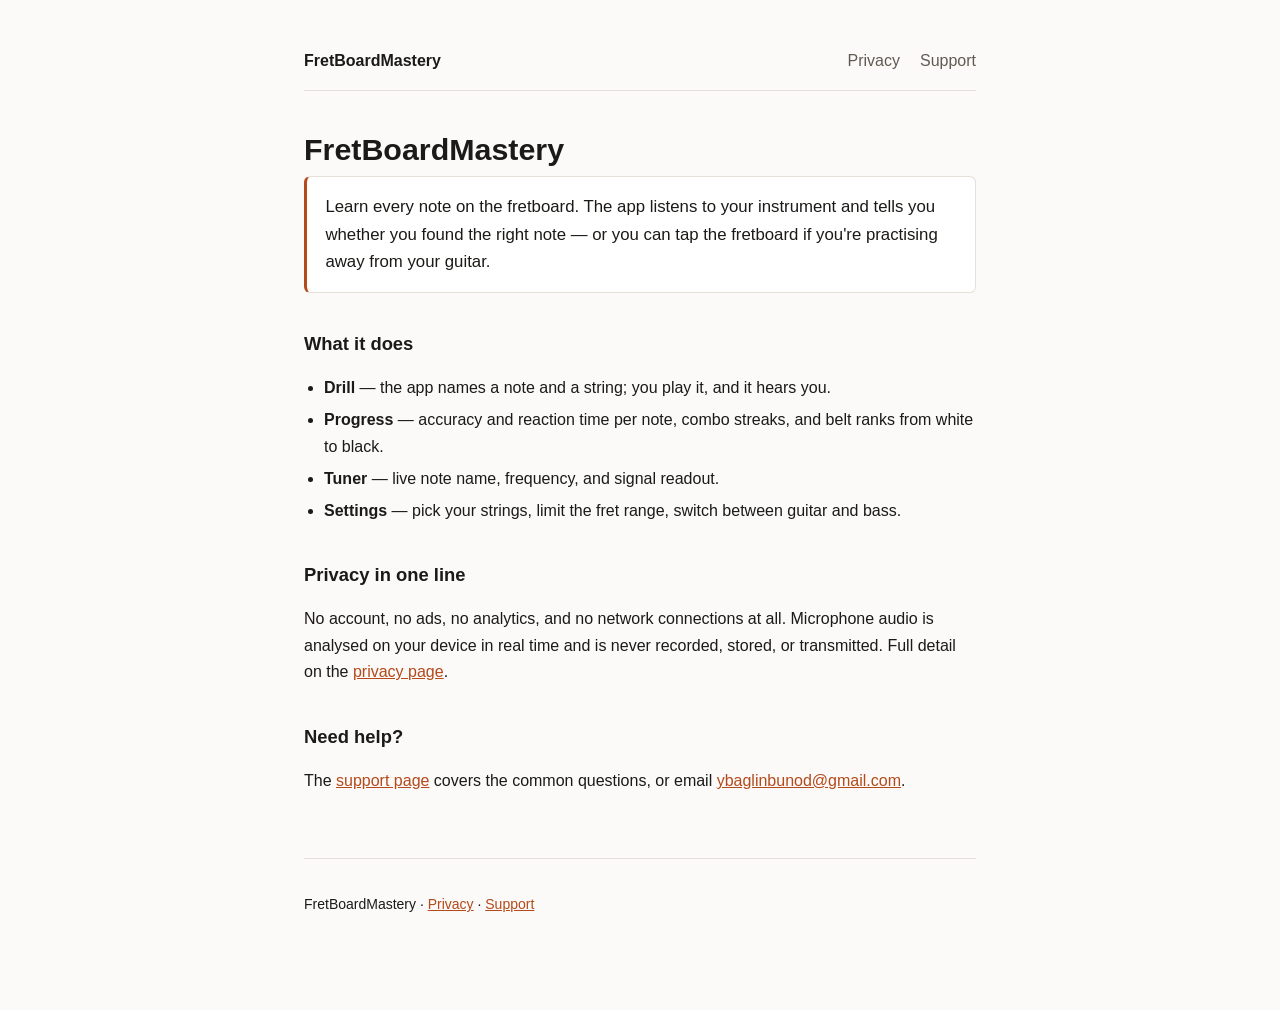
<file: site/index.html>
<!doctype html>
<html lang="en">
<head>
<meta charset="utf-8">
<meta name="viewport" content="width=device-width, initial-scale=1">
<title>FretBoardMastery</title>
<link rel="stylesheet" href="style.css">
</head>
<body>
<nav>
  <a class="wordmark" href="./">FretBoardMastery</a>
  <a href="privacy/">Privacy</a>
  <a href="support/">Support</a>
</nav>
<main>
  <h1>FretBoardMastery</h1>
  <p class="lede">Learn every note on the fretboard. The app listens to your instrument and tells you whether you found the right note — or you can tap the fretboard if you're practising away from your guitar.</p>

  <h2>What it does</h2>
  <ul>
    <li><strong>Drill</strong> — the app names a note and a string; you play it, and it hears you.</li>
    <li><strong>Progress</strong> — accuracy and reaction time per note, combo streaks, and belt ranks from white to black.</li>
    <li><strong>Tuner</strong> — live note name, frequency, and signal readout.</li>
    <li><strong>Settings</strong> — pick your strings, limit the fret range, switch between guitar and bass.</li>
  </ul>

  <h2>Privacy in one line</h2>
  <p>No account, no ads, no analytics, and no network connections at all. Microphone audio is analysed on your device in real time and is never recorded, stored, or transmitted. Full detail on the <a href="privacy/">privacy page</a>.</p>

  <h2>Need help?</h2>
  <p>The <a href="support/">support page</a> covers the common questions, or email <a href="mailto:ybaglinbunod@gmail.com">ybaglinbunod@gmail.com</a>.</p>
</main>
<footer>
  <p>FretBoardMastery · <a href="privacy/">Privacy</a> · <a href="support/">Support</a></p>
</footer>
</body>
</html>
</file>
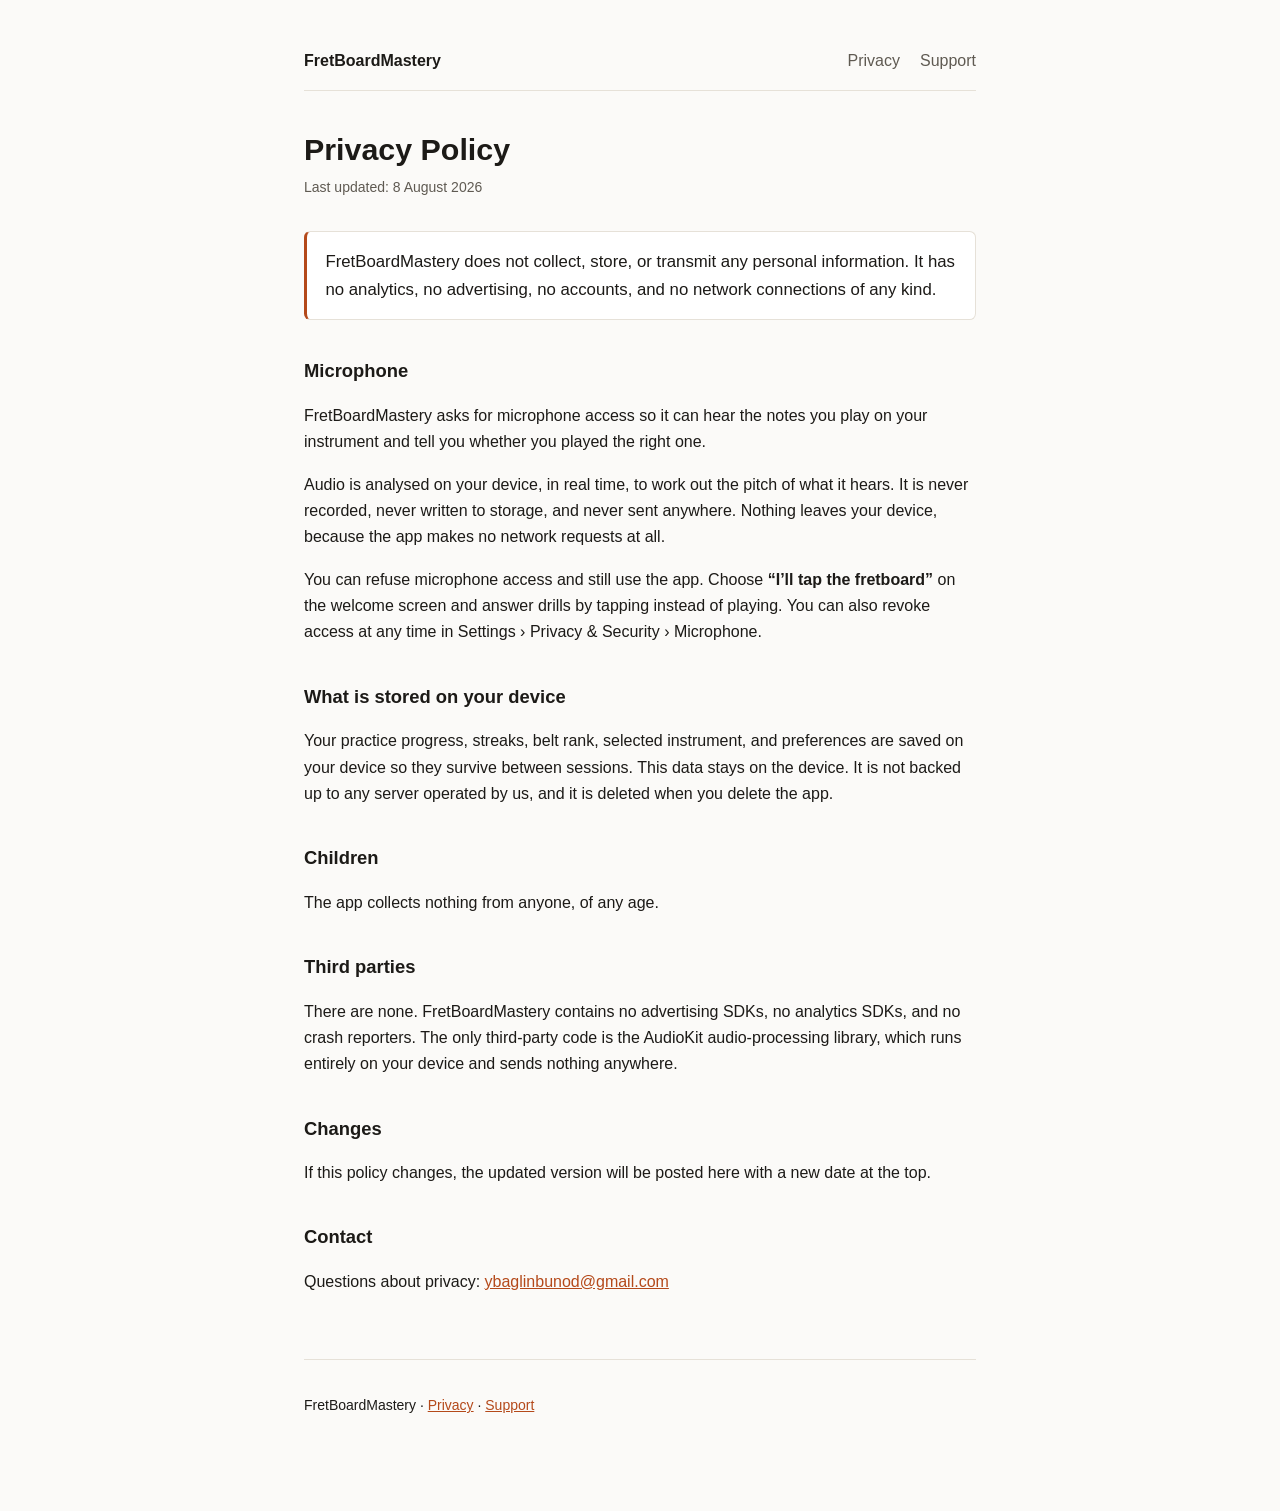
<file: site/privacy/index.html>
<!doctype html>
<html lang="en">
<head>
<meta charset="utf-8">
<meta name="viewport" content="width=device-width, initial-scale=1">
<title>Privacy Policy — FretBoardMastery</title>
<link rel="stylesheet" href="../style.css">
</head>
<body>
<nav>
  <a class="wordmark" href="../">FretBoardMastery</a>
  <a href="./">Privacy</a>
  <a href="../support/">Support</a>
</nav>
<main>
  <h1>Privacy Policy</h1>
  <p class="updated">Last updated: 8 August 2026</p>

  <p class="lede">FretBoardMastery does not collect, store, or transmit any personal information. It has no analytics, no advertising, no accounts, and no network connections of any kind.</p>

  <h2>Microphone</h2>
  <p>FretBoardMastery asks for microphone access so it can hear the notes you play on your instrument and tell you whether you played the right one.</p>
  <p>Audio is analysed on your device, in real time, to work out the pitch of what it hears. It is never recorded, never written to storage, and never sent anywhere. Nothing leaves your device, because the app makes no network requests at all.</p>
  <p>You can refuse microphone access and still use the app. Choose <strong>“I’ll tap the fretboard”</strong> on the welcome screen and answer drills by tapping instead of playing. You can also revoke access at any time in Settings › Privacy &amp; Security › Microphone.</p>

  <h2>What is stored on your device</h2>
  <p>Your practice progress, streaks, belt rank, selected instrument, and preferences are saved on your device so they survive between sessions. This data stays on the device. It is not backed up to any server operated by us, and it is deleted when you delete the app.</p>

  <h2>Children</h2>
  <p>The app collects nothing from anyone, of any age.</p>

  <h2>Third parties</h2>
  <p>There are none. FretBoardMastery contains no advertising SDKs, no analytics SDKs, and no crash reporters. The only third-party code is the AudioKit audio-processing library, which runs entirely on your device and sends nothing anywhere.</p>

  <h2>Changes</h2>
  <p>If this policy changes, the updated version will be posted here with a new date at the top.</p>

  <h2>Contact</h2>
  <p>Questions about privacy: <a href="mailto:ybaglinbunod@gmail.com">ybaglinbunod@gmail.com</a></p>
</main>
<footer>
  <p>FretBoardMastery · <a href="./">Privacy</a> · <a href="../support/">Support</a></p>
</footer>
</body>
</html>
</file>
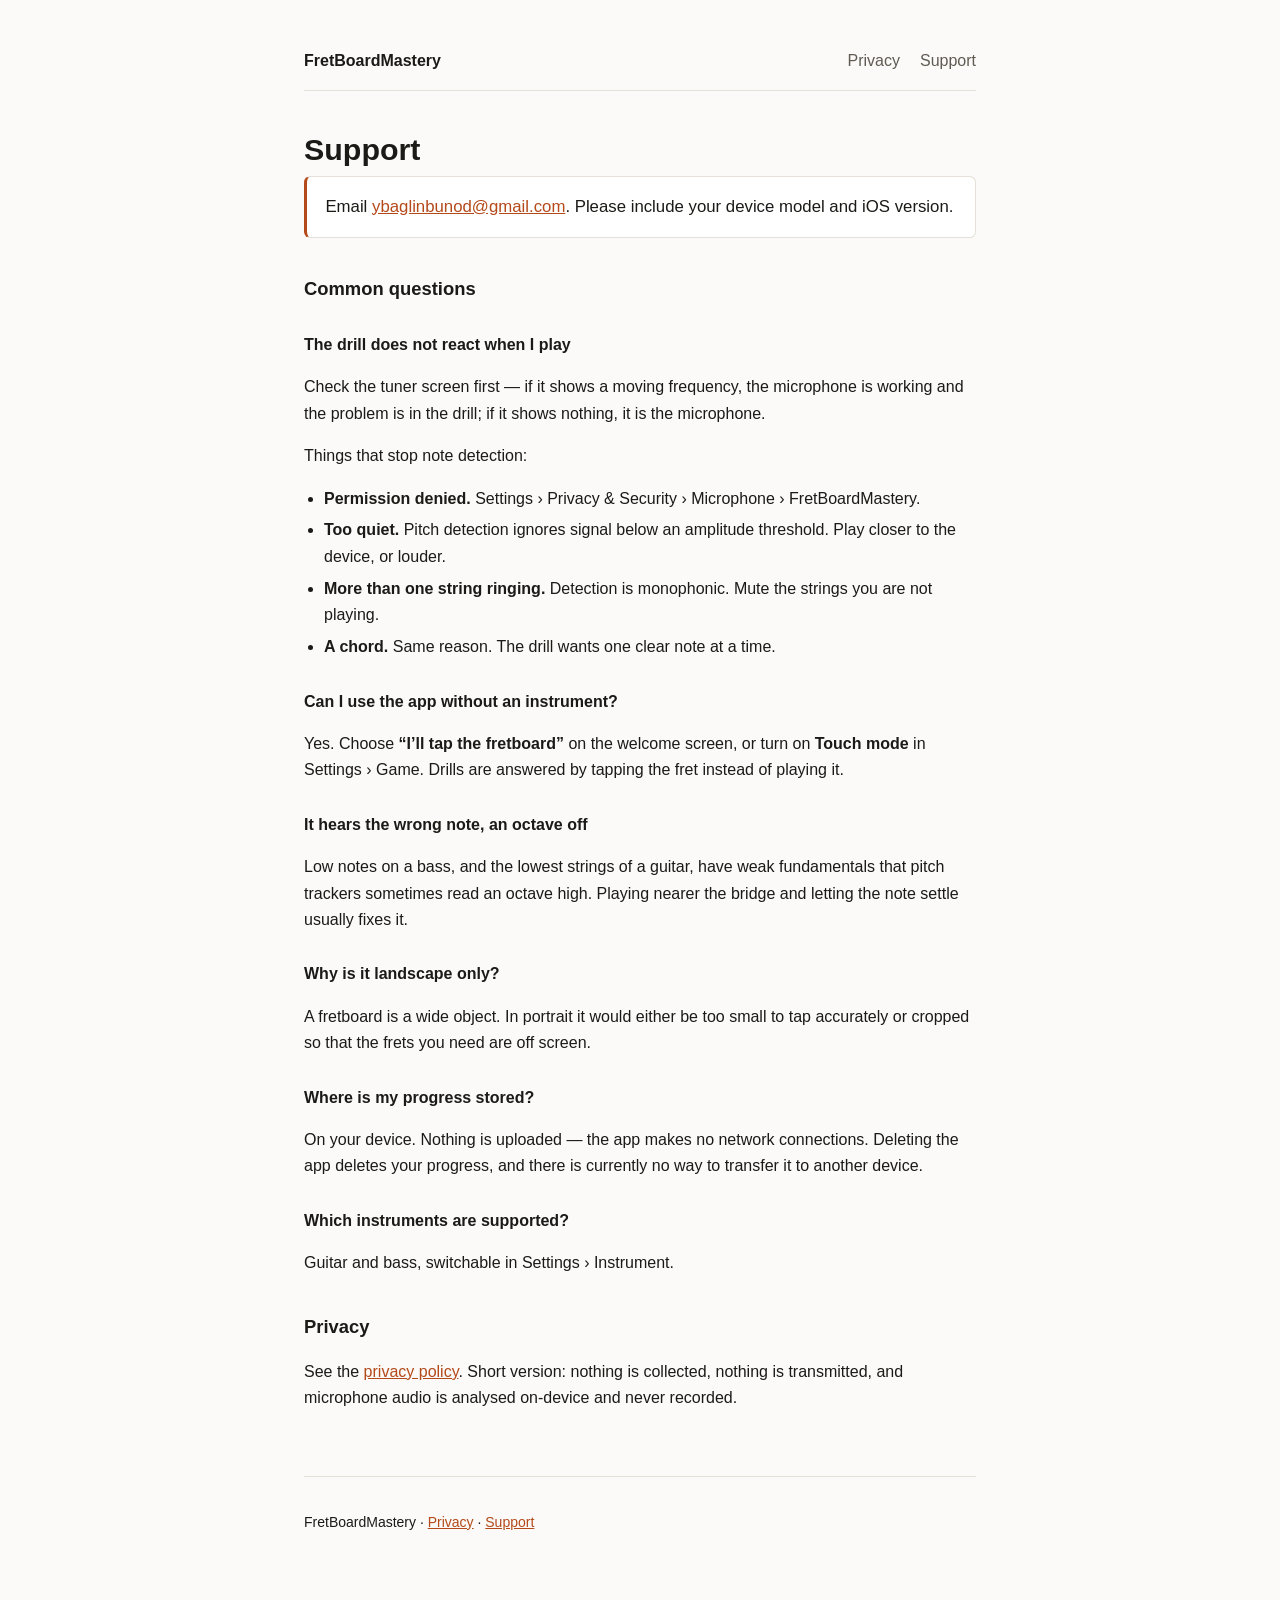
<file: site/support/index.html>
<!doctype html>
<html lang="en">
<head>
<meta charset="utf-8">
<meta name="viewport" content="width=device-width, initial-scale=1">
<title>Support — FretBoardMastery</title>
<link rel="stylesheet" href="../style.css">
</head>
<body>
<nav>
  <a class="wordmark" href="../">FretBoardMastery</a>
  <a href="../privacy/">Privacy</a>
  <a href="./">Support</a>
</nav>
<main>
  <h1>Support</h1>

  <p class="lede">Email <a href="mailto:ybaglinbunod@gmail.com">ybaglinbunod@gmail.com</a>. Please include your device model and iOS version.</p>

  <h2>Common questions</h2>

  <h3>The drill does not react when I play</h3>
  <p>Check the tuner screen first — if it shows a moving frequency, the microphone is working and the problem is in the drill; if it shows nothing, it is the microphone.</p>
  <p>Things that stop note detection:</p>
  <ul>
    <li><strong>Permission denied.</strong> Settings › Privacy &amp; Security › Microphone › FretBoardMastery.</li>
    <li><strong>Too quiet.</strong> Pitch detection ignores signal below an amplitude threshold. Play closer to the device, or louder.</li>
    <li><strong>More than one string ringing.</strong> Detection is monophonic. Mute the strings you are not playing.</li>
    <li><strong>A chord.</strong> Same reason. The drill wants one clear note at a time.</li>
  </ul>

  <h3>Can I use the app without an instrument?</h3>
  <p>Yes. Choose <strong>“I’ll tap the fretboard”</strong> on the welcome screen, or turn on <strong>Touch mode</strong> in Settings › Game. Drills are answered by tapping the fret instead of playing it.</p>

  <h3>It hears the wrong note, an octave off</h3>
  <p>Low notes on a bass, and the lowest strings of a guitar, have weak fundamentals that pitch trackers sometimes read an octave high. Playing nearer the bridge and letting the note settle usually fixes it.</p>

  <h3>Why is it landscape only?</h3>
  <p>A fretboard is a wide object. In portrait it would either be too small to tap accurately or cropped so that the frets you need are off screen.</p>

  <h3>Where is my progress stored?</h3>
  <p>On your device. Nothing is uploaded — the app makes no network connections. Deleting the app deletes your progress, and there is currently no way to transfer it to another device.</p>

  <h3>Which instruments are supported?</h3>
  <p>Guitar and bass, switchable in Settings › Instrument.</p>

  <h2>Privacy</h2>
  <p>See the <a href="../privacy/">privacy policy</a>. Short version: nothing is collected, nothing is transmitted, and microphone audio is analysed on-device and never recorded.</p>
</main>
<footer>
  <p>FretBoardMastery · <a href="../privacy/">Privacy</a> · <a href="./">Support</a></p>
</footer>
</body>
</html>
</file>
<file: site/style.css>
:root {
  --bg: #fbfaf8;
  --surface: #ffffff;
  --text: #1c1a17;
  --muted: #5f5a52;
  --accent: #b4491a;
  --border: #e6e1d8;
}

@media (prefers-color-scheme: dark) {
  :root {
    --bg: #16140f;
    --surface: #1e1b16;
    --text: #f0ece4;
    --muted: #a49c8e;
    --accent: #ff8c4b;
    --border: #2f2a22;
  }
}

* {
  box-sizing: border-box;
}

body {
  margin: 0;
  padding: 3rem 1.25rem 5rem;
  background: var(--bg);
  color: var(--text);
  font: 16px/1.65 -apple-system, BlinkMacSystemFont, "Segoe UI", Helvetica, Arial, sans-serif;
  -webkit-font-smoothing: antialiased;
}

main {
  max-width: 42rem;
  margin: 0 auto;
}

nav {
  max-width: 42rem;
  margin: 0 auto 2.5rem;
  display: flex;
  gap: 1.25rem;
  align-items: baseline;
  flex-wrap: wrap;
  padding-bottom: 1rem;
  border-bottom: 1px solid var(--border);
}

nav .wordmark {
  font-weight: 700;
  color: var(--text);
  text-decoration: none;
  margin-right: auto;
}

nav a {
  color: var(--muted);
  text-decoration: none;
}

nav a:hover {
  color: var(--accent);
}

h1 {
  font-size: 1.9rem;
  line-height: 1.2;
  margin: 0 0 0.5rem;
}

h2 {
  font-size: 1.15rem;
  margin: 2.25rem 0 0.5rem;
}

h3 {
  font-size: 1rem;
  margin: 1.75rem 0 0.35rem;
}

.updated {
  color: var(--muted);
  font-size: 0.875rem;
  margin: 0 0 2rem;
}

.lede {
  font-size: 1.05rem;
  background: var(--surface);
  border: 1px solid var(--border);
  border-left: 3px solid var(--accent);
  border-radius: 0.4rem;
  padding: 1rem 1.15rem;
  margin: 0 0 2rem;
}

p, li {
  color: var(--text);
}

ul {
  padding-left: 1.25rem;
}

li {
  margin: 0.35rem 0;
}

a {
  color: var(--accent);
}

code {
  background: var(--surface);
  border: 1px solid var(--border);
  border-radius: 0.25rem;
  padding: 0.1rem 0.35rem;
  font-size: 0.9em;
}

footer {
  max-width: 42rem;
  margin: 4rem auto 0;
  padding-top: 1.25rem;
  border-top: 1px solid var(--border);
  color: var(--muted);
  font-size: 0.875rem;
}
</file>
